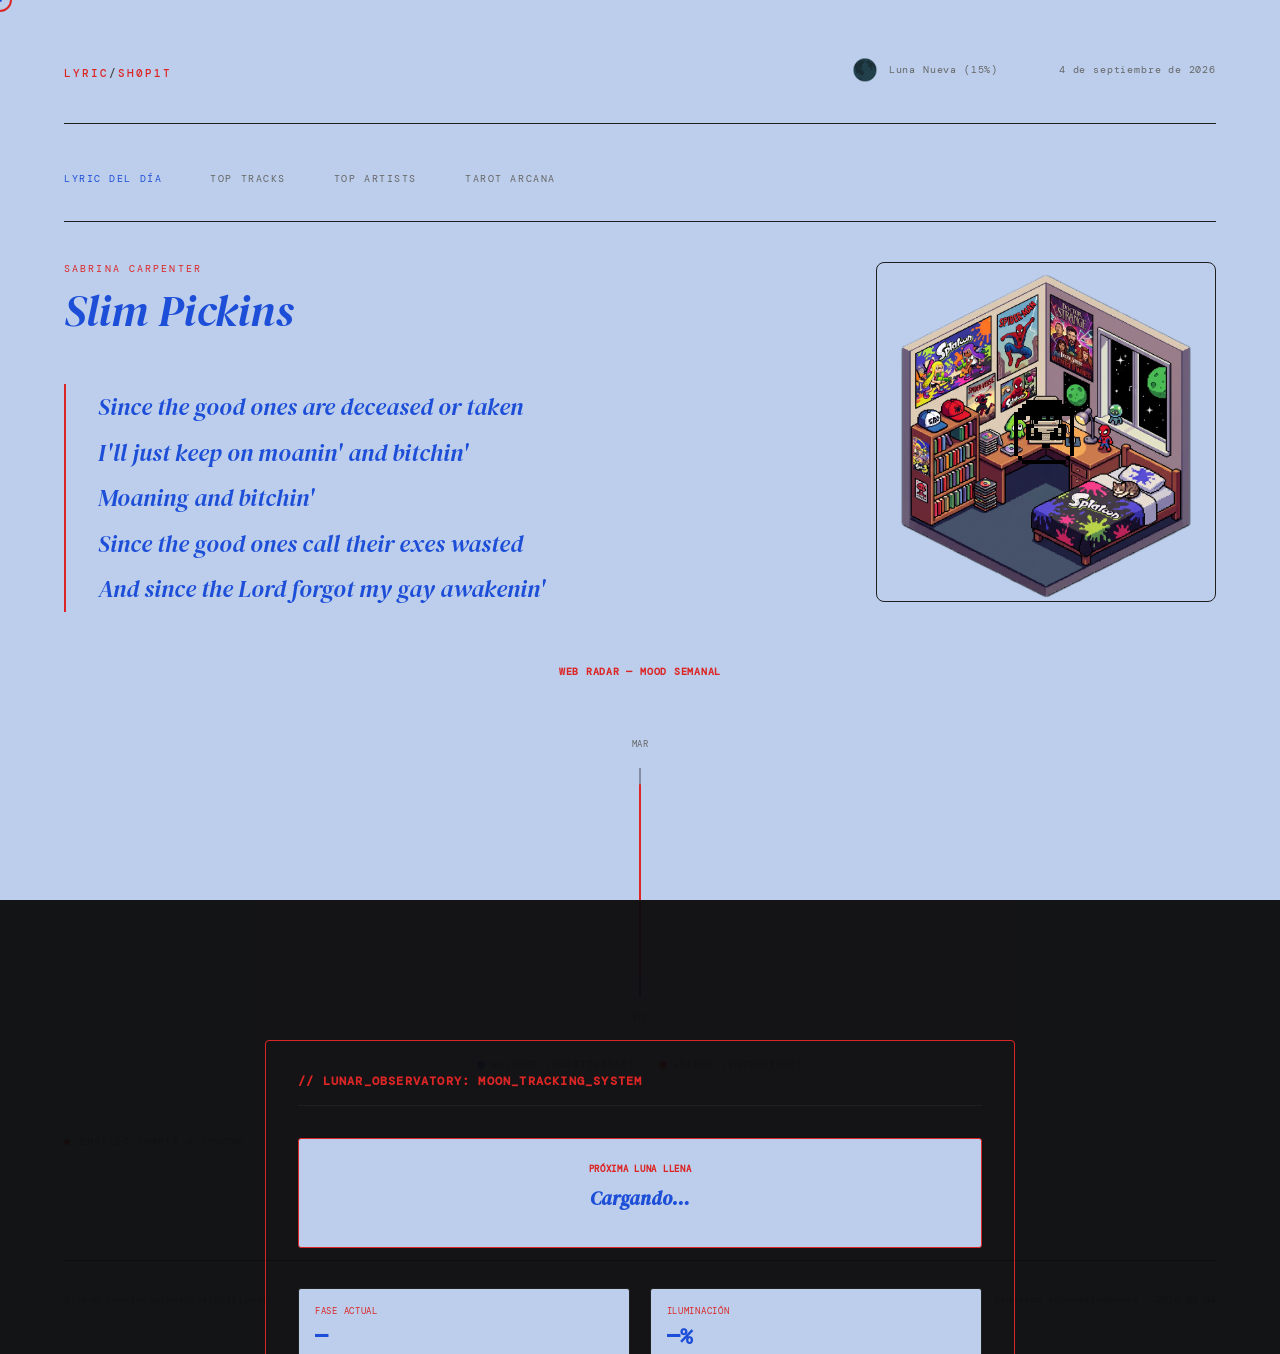
<file: index.html>
<!DOCTYPE html>
<html lang="es">
<head>
<meta charset="UTF-8">
<meta name="viewport" content="width=device-width, initial-scale=1">
<title>Lyric sh0p1t & Control Center</title>
<link rel="preconnect" href="https://fonts.googleapis.com">
<link rel="preconnect" href="https://fonts.gstatic.com" crossorigin>
<link href="https://fonts.googleapis.com/css2?family=DM+Serif+Display:ital@0;1&family=DM+Mono:wght@400;500&display=swap" rel="stylesheet">
<link rel="stylesheet" href="global.css">
</head>
<body>

<header>
  <div class="logo">Lyric<em>/</em>sh0p1t</div>
  <div class="header-right">
    <div id="lunar-phase" onclick="openLunarModal()">
      <span id="lunar-icon">🌕</span><span id="lunar-text">Cargando fase lunar…</span>
    </div>
    <div id="header-date">cargando…</div>
  </div>
</header>

<nav class="nav">
  <a href="index.html" class="nav-tab active">lyric del día</a>
  <a href="tracks.html" class="nav-tab">top tracks</a>
  <a href="artists.html" class="nav-tab">top artists</a>
  <a href="tarot.html" class="nav-tab">tarot arcana</a>
  <!--<a href="pinterest.html" class="nav-tab">pinterest boards</a>-->
</nav>

<script src="spiderweb-cursor.js"></script>
<script src="page-swing.js"></script>
<div id="page-wrapper">
  <div id="view-lyric" class="view active">
    <main>

      <!-- LYRIC + MASCOTA -->
      <div class="lyric-pet-container">

        <div class="lyric-side">
          <div class="song-meta">
            <div class="s-artist" id="lyric-artist">
              <span class="skel" style="width:120px;height:10px;display:inline-block"></span>
            </div>
            <div class="s-title" id="lyric-track">
              <span class="skel" style="width:280px;height:32px;display:inline-block"></span>
            </div>
          </div>
          <blockquote id="lyric-chunk">
            <span class="skel" style="width:100%;height:16px;display:block;margin-bottom:10px"></span>
            <span class="skel" style="width:85%;height:16px;display:block;margin-bottom:10px"></span>
            <span class="skel" style="width:90%;height:16px;display:block;margin-bottom:10px"></span>
            <span class="skel" style="width:75%;height:16px;display:block;margin-bottom:10px"></span>
            <span class="skel" style="width:80%;height:16px;display:block"></span>
          </blockquote>
        </div>


        <div id="space-sector">
          <div id="web-pet" class="pet-idle">
            <div id="pet-speech" class="pet-bubble"></div>
            <img src="images/chateau.png" alt="Mascotita" style="width: 80px; height: 80px; object-fit: contain;">
          </div>
        </div>

      </div>
      <br>
      <section class="dashboard-block">
        <div class="lunar-calendar-title">web radar — mood semanal</div>
        <div id="web-radar"></div>
      </section>
      <script src="radar-chart.js"></script>
      <div class="sent-badge">enviado sh0p1t & iphone</div>

    </main>
  </div>
</div>
<!-- MODAL LUNAR -->
<div id="lunar-modal">
  <div class="lunar-box">
    <div class="lunar-header">// LUNAR_OBSERVATORY: MOON_TRACKING_SYSTEM</div>
    <div id="eclipse-alerts" class="lunar-alerts" style="display:none;">
      <div class="alert-title">⚠️ ALERTA ASTRONÓMICA</div>
      <div class="alert-content" id="eclipse-content"></div>
    </div>
    <div class="next-full-moon">
      <div class="next-full-moon-label">Próxima Luna Llena</div>
      <div class="next-full-moon-date" id="next-full-moon-date">Cargando…</div>
      <div class="next-full-moon-days" id="next-full-moon-days"></div>
    </div>
    <div class="lunar-info">
      <div class="lunar-stat">
        <div class="lunar-stat-label">Fase Actual</div>
        <div class="lunar-stat-value" id="modal-current-phase">—</div>
      </div>
      <div class="lunar-stat">
        <div class="lunar-stat-label">Iluminación</div>
        <div class="lunar-stat-value" id="modal-illumination">—%</div>
      </div>
      <div class="lunar-stat">
        <div class="lunar-stat-label">Edad Lunar</div>
        <div class="lunar-stat-value" id="modal-lunar-age">—</div>
      </div>
      <div class="lunar-stat">
        <div class="lunar-stat-label">Distancia Tierra</div>
        <div class="lunar-stat-value" id="modal-lunar-distance">—</div>
      </div>
    </div>
    <div class="lunar-calendar">
      <div class="lunar-calendar-title">Calendario Lunar - Mes Actual</div>
      <div class="moon-grid" id="lunar-calendar"></div>
    </div>
    <div class="lunar-actions">
      <button class="lunar-close-btn" onclick="closeLunarModal()">CLOSE_OBSERVATORY</button>
    </div>
  </div>
</div>

<div id="error-msg">no se pudo cargar stats.json — ¿se ejecutó el pipeline hoy?</div>

<footer>
  <a href="https://github.com/lucspinpa/lyric-flipper" target="_blank">github.com/lucspinpa/lyric-flipper</a>
  <span id="footer-generated"></span>
</footer>

<script>
// ═══════════════════════════════════════════════════════════════════════════
// ESTADO GLOBAL
// ═══════════════════════════════════════════════════════════════════════════
let LUNAR_DATA     = null;
let BUBBLE_TIMER   = null;
let FRASES_MASCOTA = [];

const ECLIPSE_DATA = [
  { date: '2025-03-29', type: 'lunar', name: 'Eclipse Lunar Total' },
  { date: '2025-09-18', type: 'lunar', name: 'Eclipse Lunar Parcial' },
  { date: '2026-02-17', type: 'lunar', name: 'Eclipse Lunar Total' },
  { date: '2026-08-12', type: 'solar', name: 'Eclipse Solar Total' }
];

// ═══════════════════════════════════════════════════════════════════════════
// LUNAR
// ═══════════════════════════════════════════════════════════════════════════
function calculateLunarPhase(date) {
  const ref = new Date(2000, 0, 6);
  const msDay = 1000 * 60 * 60 * 24;
  const cycle = 29.53058867;
  const age = ((date - ref) / msDay) % cycle;
  const illumination = Math.round((1 - Math.cos((2 * Math.PI * age) / cycle)) / 2 * 100);
  let phaseName, icon;
  if      (age < 1.84)  { phaseName = 'Luna Nueva';        icon = '🌑'; }
  else if (age < 7.38)  { phaseName = 'Cuarto Creciente';  icon = '🌒'; }
  else if (age < 14.77) { phaseName = 'Luna Llena';         icon = '🌕'; }
  else if (age < 22.15) { phaseName = 'Cuarto Menguante';  icon = '🌘'; }
  else                  { phaseName = 'Luna Nueva';        icon = '🌑'; }
  return { phaseName, icon, illumination, age: Math.round(age) };
}

function getNextFullMoon(from) {
  const ref   = new Date(2000, 0, 6);
  const msDay = 1000 * 60 * 60 * 24;
  const cycle = 29.53058867;
  let d = new Date(from);
  while (true) {
    const age = ((d - ref) / msDay) % cycle;
    if (age >= 14 && age <= 15.5) return d;
    d.setDate(d.getDate() + 1);
  }
}

function generateLunarCalendar(year, month) {
  const daysInMonth = new Date(year, month + 1, 0).getDate();
  const startDay    = new Date(year, month, 1).getDay();
  const today       = new Date();
  const dayNames    = ['Dom', 'Lun', 'Mar', 'Mié', 'Jue', 'Vie', 'Sab'];
  let html = dayNames.map(d => `<div class="moon-day-header">${d}</div>`).join('');
  for (let i = 0; i < startDay; i++) html += '<div class="moon-day other-month"></div>';
  for (let day = 1; day <= daysInMonth; day++) {
    const d      = new Date(year, month, day);
    const lunar  = calculateLunarPhase(d);
    let classes  = 'moon-day';
    if (d.toDateString() === today.toDateString()) classes += ' today';
    if (lunar.phaseName === 'Luna Llena' || lunar.phaseName === 'Luna Nueva') classes += ' full-moon';
    html += `<div class="${classes}" title="${lunar.phaseName} (${lunar.illumination}%)">${day}</div>`;
  }
  return html;
}

function openLunarModal() {
  const today       = new Date();
  const nextFull    = getNextFullMoon(today);
  const daysLeft    = Math.ceil((nextFull - today) / 86400000);

  document.getElementById('modal-current-phase').textContent  = LUNAR_DATA.phaseName;
  document.getElementById('modal-illumination').textContent   = LUNAR_DATA.illumination + '%';
  document.getElementById('modal-lunar-age').textContent      = LUNAR_DATA.age + ' días';
  document.getElementById('modal-lunar-distance').textContent = '384,400 km';
  document.getElementById('next-full-moon-date').textContent  =
    nextFull.toLocaleDateString('es-ES', { weekday: 'long', year: 'numeric', month: 'long', day: 'numeric' });
  document.getElementById('next-full-moon-days').textContent  = `Faltan ${daysLeft} días`;

  const upcoming = ECLIPSE_DATA.filter(e => new Date(e.date) >= today).slice(0, 3);
  if (upcoming.length > 0) {
    const alertHTML = '<ul style="margin:0;padding-left:1.2rem;">' +
      upcoming.map(e => `<li><strong>${e.name}</strong><br><small>${new Date(e.date).toLocaleDateString('es-ES')}</small></li>`).join('') +
      '</ul>';
    document.getElementById('eclipse-content').innerHTML = alertHTML;
    document.getElementById('eclipse-alerts').style.display = 'block';
  }

  document.getElementById('lunar-calendar').innerHTML =
    generateLunarCalendar(today.getFullYear(), today.getMonth());
  document.getElementById('lunar-modal').classList.add('active');
}

function closeLunarModal() {
  document.getElementById('lunar-modal').classList.remove('active');
}

// ═══════════════════════════════════════════════════════════════════════════
// INICIALIZACIÓN PRINCIPAL
// ═══════════════════════════════════════════════════════════════════════════
(async () => {
  function esc(str) {
    if (!str) return '';
    return str.replace(/&/g,'&amp;').replace(/</g,'&lt;').replace(/>/g,'&gt;').replace(/"/g,'&quot;');
  }

  // Fase lunar en header
  LUNAR_DATA = calculateLunarPhase(new Date());
  document.getElementById('lunar-icon').textContent = LUNAR_DATA.icon;
  document.getElementById('lunar-text').textContent = `${LUNAR_DATA.phaseName} (${LUNAR_DATA.illumination}%)`;

  // Stats de Spotify
  let DATA = null;
  try {
    const res = await fetch(`stats.json?t=${Date.now()}`);
    if (!res.ok) throw new Error(res.status);
    DATA = await res.json();
  } catch(e) {
    document.getElementById('error-msg').style.display = 'block';
    document.getElementById('lyric-chunk').innerHTML = '';
    return;
  }

  // Frases mascota
  try {
    const r = await fetch(`frases.json?t=${Date.now()}`);
    if (r.ok) FRASES_MASCOTA = await r.json();
  } catch(e) { /* sin frases, usa respaldo */ }

  // Fecha header y footer
  const dt = new Date(DATA.generated + 'T12:00:00');
  document.getElementById('header-date').textContent =
    dt.toLocaleDateString('es-ES', { day: 'numeric', month: 'long', year: 'numeric' });
  document.getElementById('footer-generated').textContent =
    'generado automáticamente · ' + DATA.generated;

  // Lyric
  document.getElementById('lyric-artist').textContent = DATA.lyric.artist;
  document.getElementById('lyric-track').textContent  = DATA.lyric.track;
  document.getElementById('lyric-chunk').innerHTML =
    DATA.lyric.chunk.split('\n').map(l => `<span>${esc(l)}</span>`).join('<br>');

  // Mascota — solo habla al hacer clic
  const pet    = document.getElementById('web-pet');
  const bubble = document.getElementById('pet-speech');

  function triggerPetSpeech() {
    if (FRASES_MASCOTA.length > 0) {
      const item = FRASES_MASCOTA[Math.floor(Math.random() * FRASES_MASCOTA.length)];
      bubble.innerHTML =
        `"${esc(item.texto)}"`;
    } else {
      bubble.innerHTML = `"-_-"<span class="bubble-credit">♪ SYS_CORE ♪</span>`;
    }
    bubble.classList.add('active');
    clearTimeout(BUBBLE_TIMER);
    BUBBLE_TIMER = setTimeout(() => bubble.classList.remove('active'), 5000);
  }

  function moveMascot() {
    pet.className = 'pet-moving';
    const offX = (Math.random() - 0.5) * 40; // ±20px dentro del sector
    const offY = (Math.random() - 0.5) * 40;
    const prevX = parseFloat(pet.dataset.offX || 0);
    pet.querySelector('img').style.transform = offX < prevX ? 'scaleX(-1)' : 'scaleX(1)';
    pet.dataset.offX = offX;
    pet.style.transform = `translate(calc(-50% + ${offX}px), calc(-50% + ${offY}px))`;
    setTimeout(() => { pet.className = 'pet-idle'; }, 1000);
  }

  function startPetMovement() {
    setTimeout(() => { moveMascot(); startPetMovement(); }, Math.random() * 6000 + 7000);
  }

  pet.addEventListener('click', (e) => {
    if (e.target.classList.contains('pet-bubble')) return;
    pet.className = 'pet-click';
    triggerPetSpeech();
    setTimeout(() => { pet.className = 'pet-idle'; }, 400);
  });

  startPetMovement();
})();

// ═══════════════════════════════════════════════════════════════════════════
// EXPORTS GLOBALES
// ═══════════════════════════════════════════════════════════════════════════
window.openLunarModal  = openLunarModal;
window.closeLunarModal = closeLunarModal;

// ═══════════════════════════════════════════════════════════════════════════
// NOW PLAYING HANDLER
// ═══════════════════════════════════════════════════════════════════════════
let NP_POLL_TIMER = null;

async function fetchNowPlaying() {
  try {
    const res = await fetch(`/api/spotify/now-playing?t=${Date.now()}`);
    if (!res.ok) return null;
    return await res.json();
  } catch (e) {
    console.error('Now Playing fetch failed:', e);
    return null;
  }
}

function updateNowPlayingUI(data) {
  if (!data) {
    document.getElementById('np-status').textContent = 'no hay reproducción';
    document.getElementById('np-artist').textContent = '—';
    document.getElementById('np-track').textContent = 'desconectado';
    return;
  }

  const { item, is_playing, progress_ms, duration_ms } = data;

  // Artwork
  const imgUrl = item.album?.images?.[0]?.url || '';
  document.getElementById('np-artwork').src = imgUrl;

  // Metadata
  document.getElementById('np-artist').textContent = 
    item.artists?.map(a => a.name).join(', ') || '—';
  document.getElementById('np-track').textContent = item.name || '—';

  // Status badge
  document.getElementById('np-status').textContent = is_playing ? 'playing' : 'paused';
  document.getElementById('np-play').classList.toggle('paused', !is_playing);

  // Progress
  const percent = duration_ms ? Math.round((progress_ms / duration_ms) * 100) : 0;
  document.querySelector('.np-bar::after').style.width = percent + '%';

  const curMin = Math.floor(progress_ms / 60000);
  const curSec = Math.floor((progress_ms % 60000) / 1000).toString().padStart(2, '0');
  const durMin = Math.floor(duration_ms / 60000);
  const durSec = Math.floor((duration_ms % 60000) / 1000).toString().padStart(2, '0');
  document.getElementById('np-time').textContent = 
    `${curMin}:${curSec} / ${durMin}:${durSec}`;
}

function startNowPlayingPoll() {
  NP_POLL_TIMER = setInterval(async () => {
    const data = await fetchNowPlaying();
    updateNowPlayingUI(data);
  }, 3000); // Cada 3 segundos
}

// Botones de control
document.getElementById('np-prev')?.addEventListener('click', async () => {
  await fetch('/api/spotify/prev', { method: 'POST' });
});

document.getElementById('np-play')?.addEventListener('click', async () => {
  const btn = document.getElementById('np-play');
  const isPaused = btn.classList.contains('paused');
  const endpoint = isPaused ? '/api/spotify/play' : '/api/spotify/pause';
  await fetch(endpoint, { method: 'POST' });
});

document.getElementById('np-next')?.addEventListener('click', async () => {
  await fetch('/api/spotify/next', { method: 'POST' });
});

// Inicia al cargar
startNowPlayingPoll();
</script>

</body>
</html>
</file>
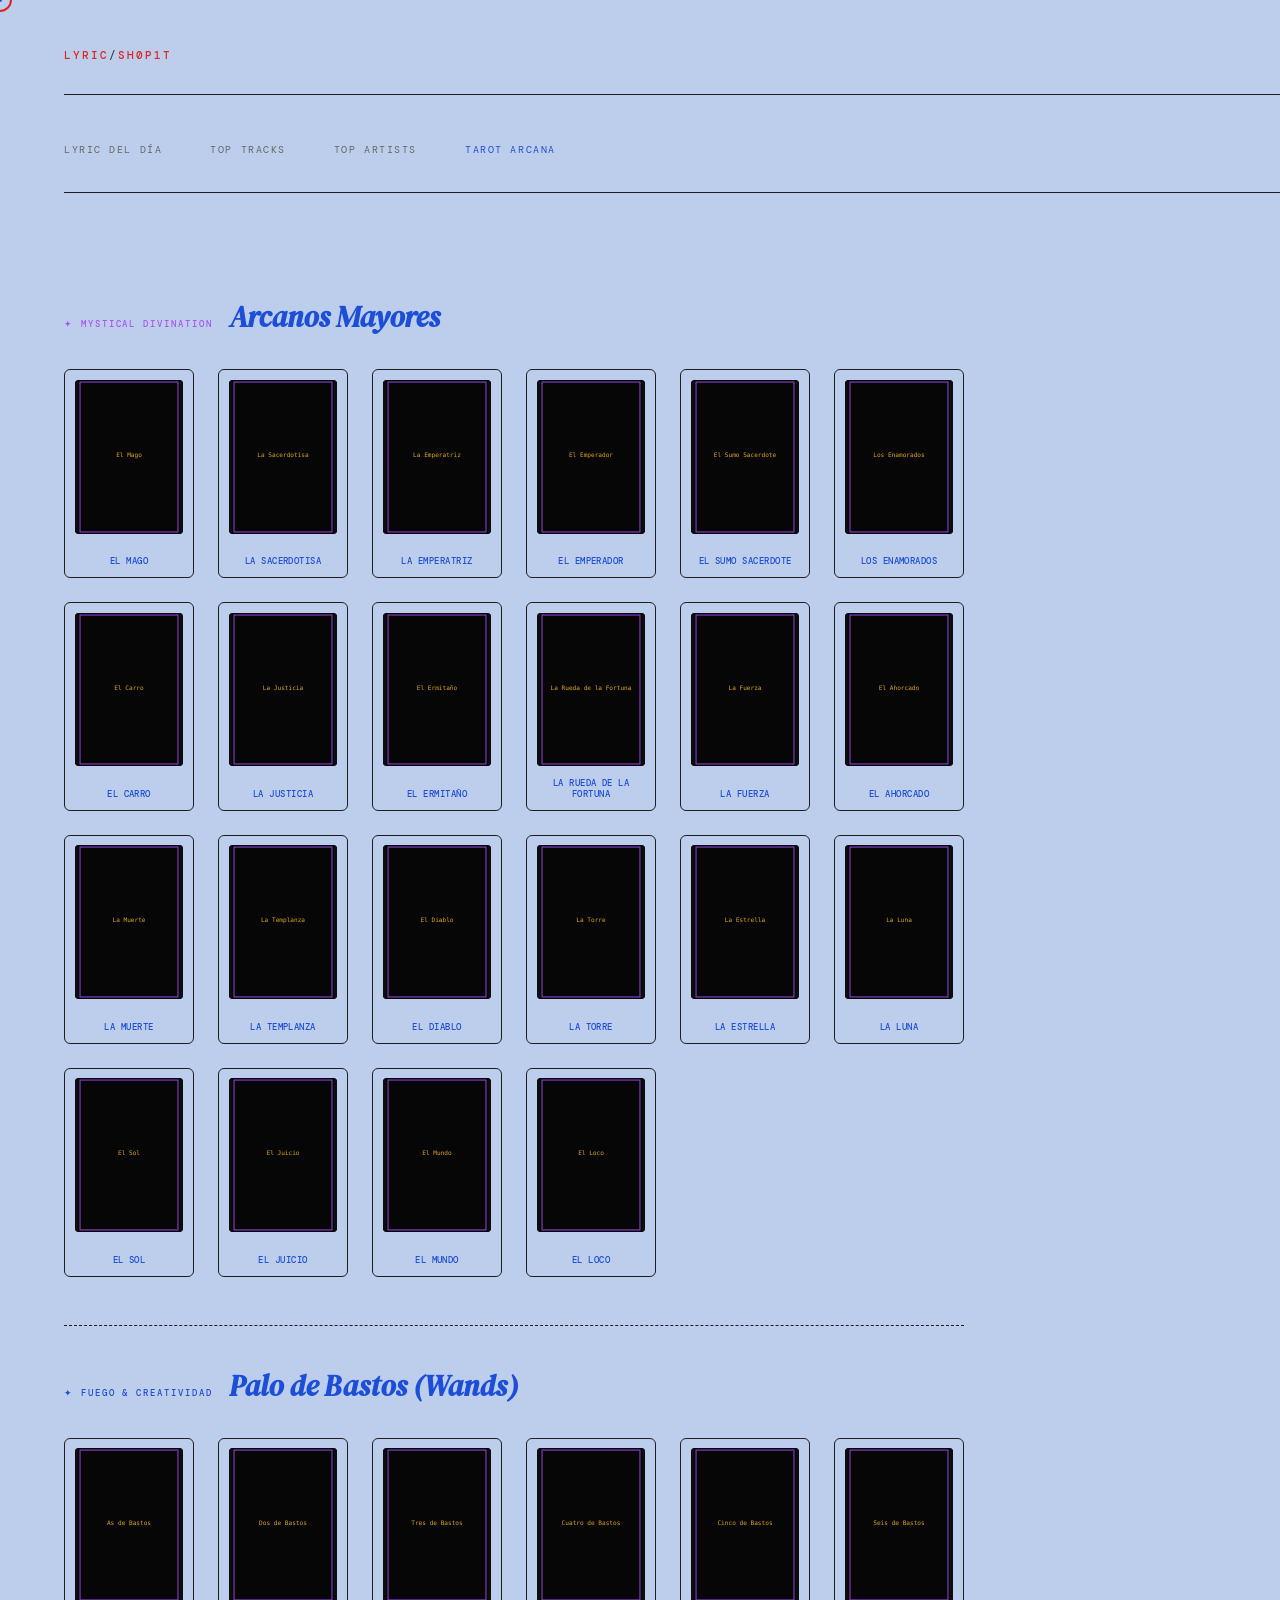
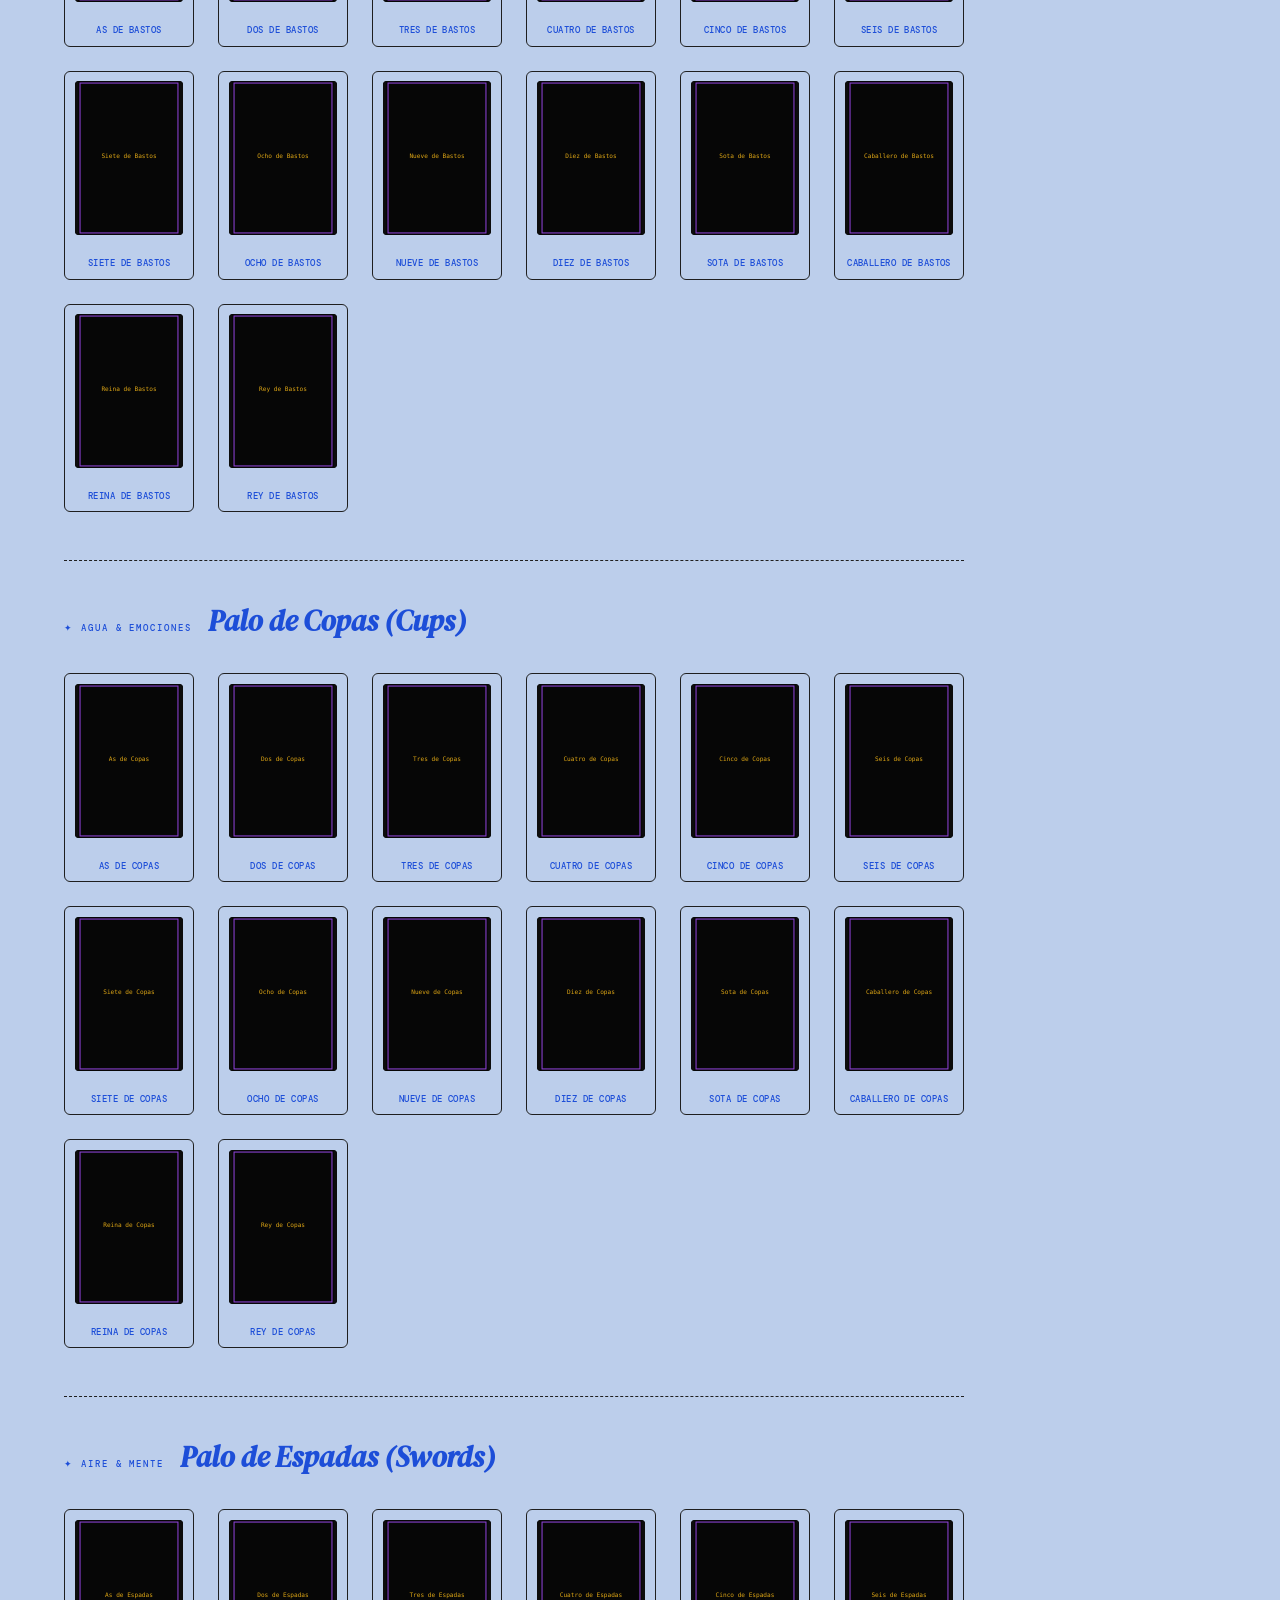
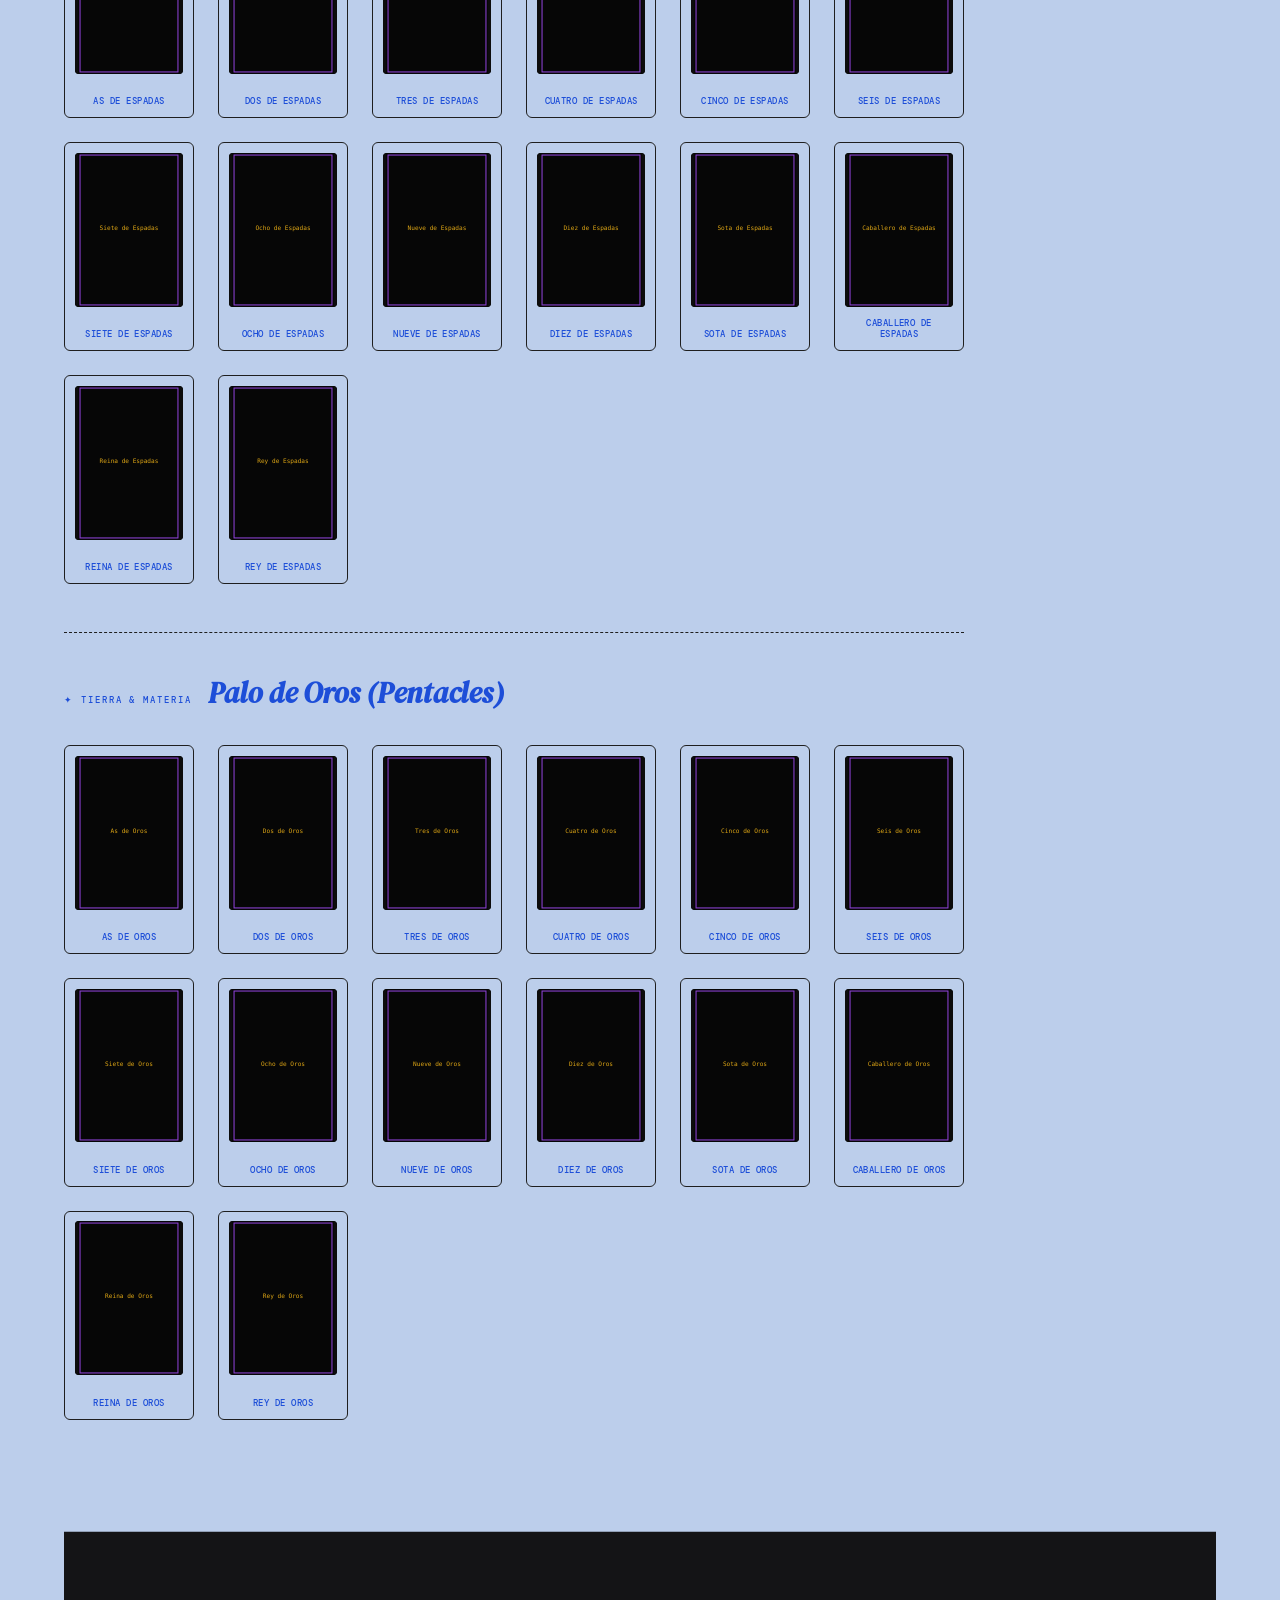
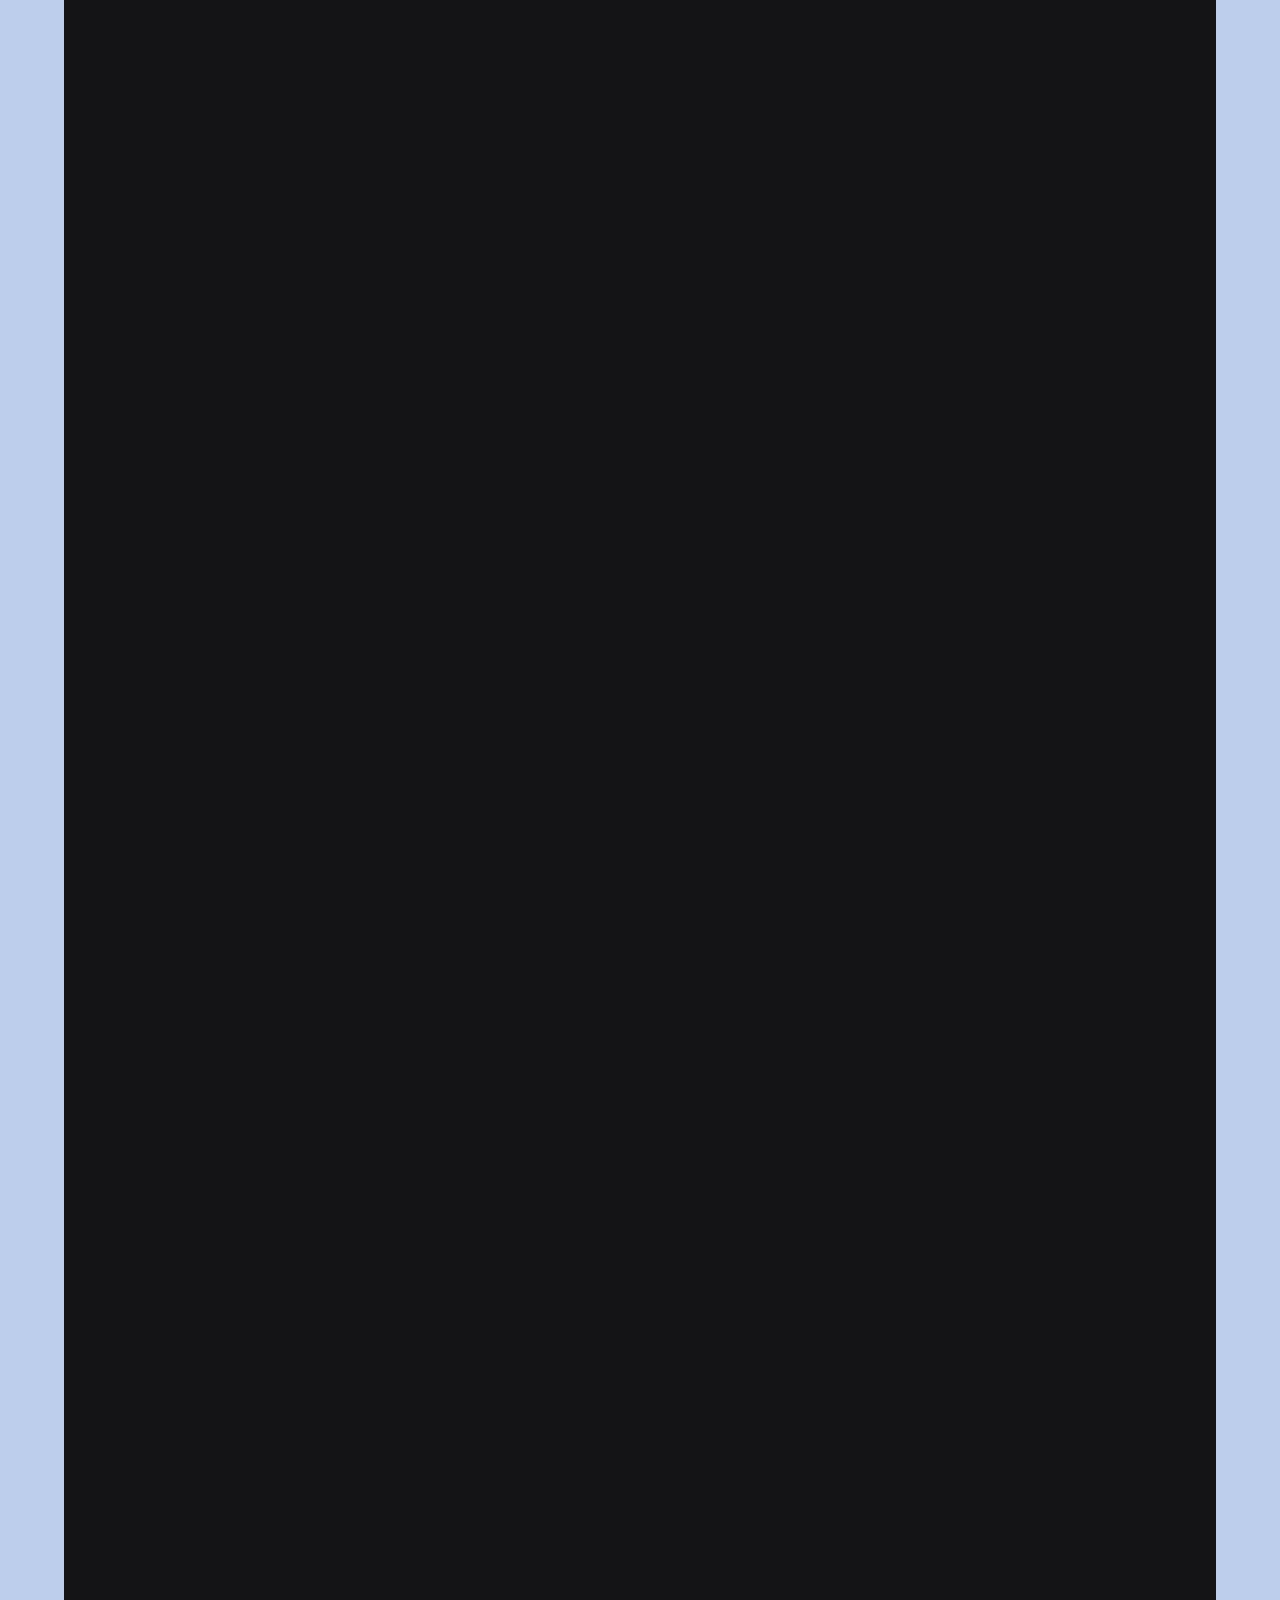
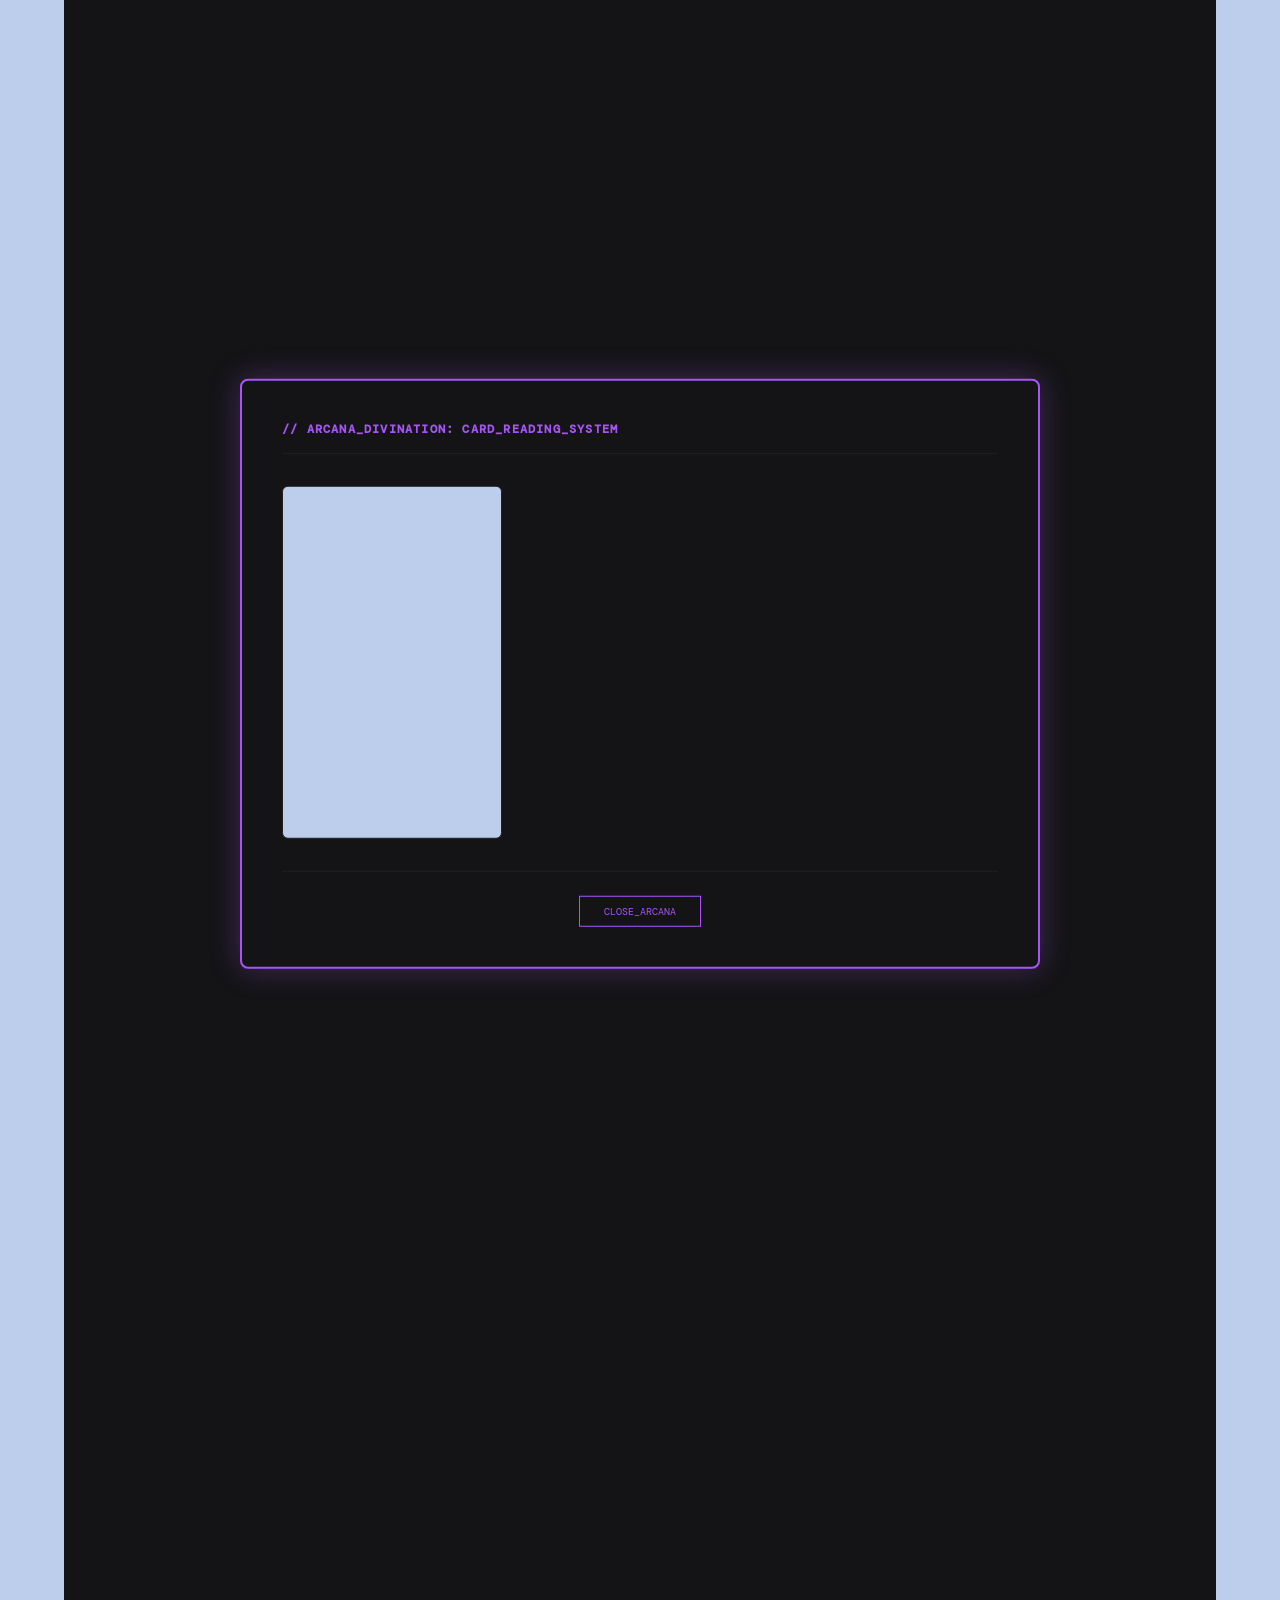
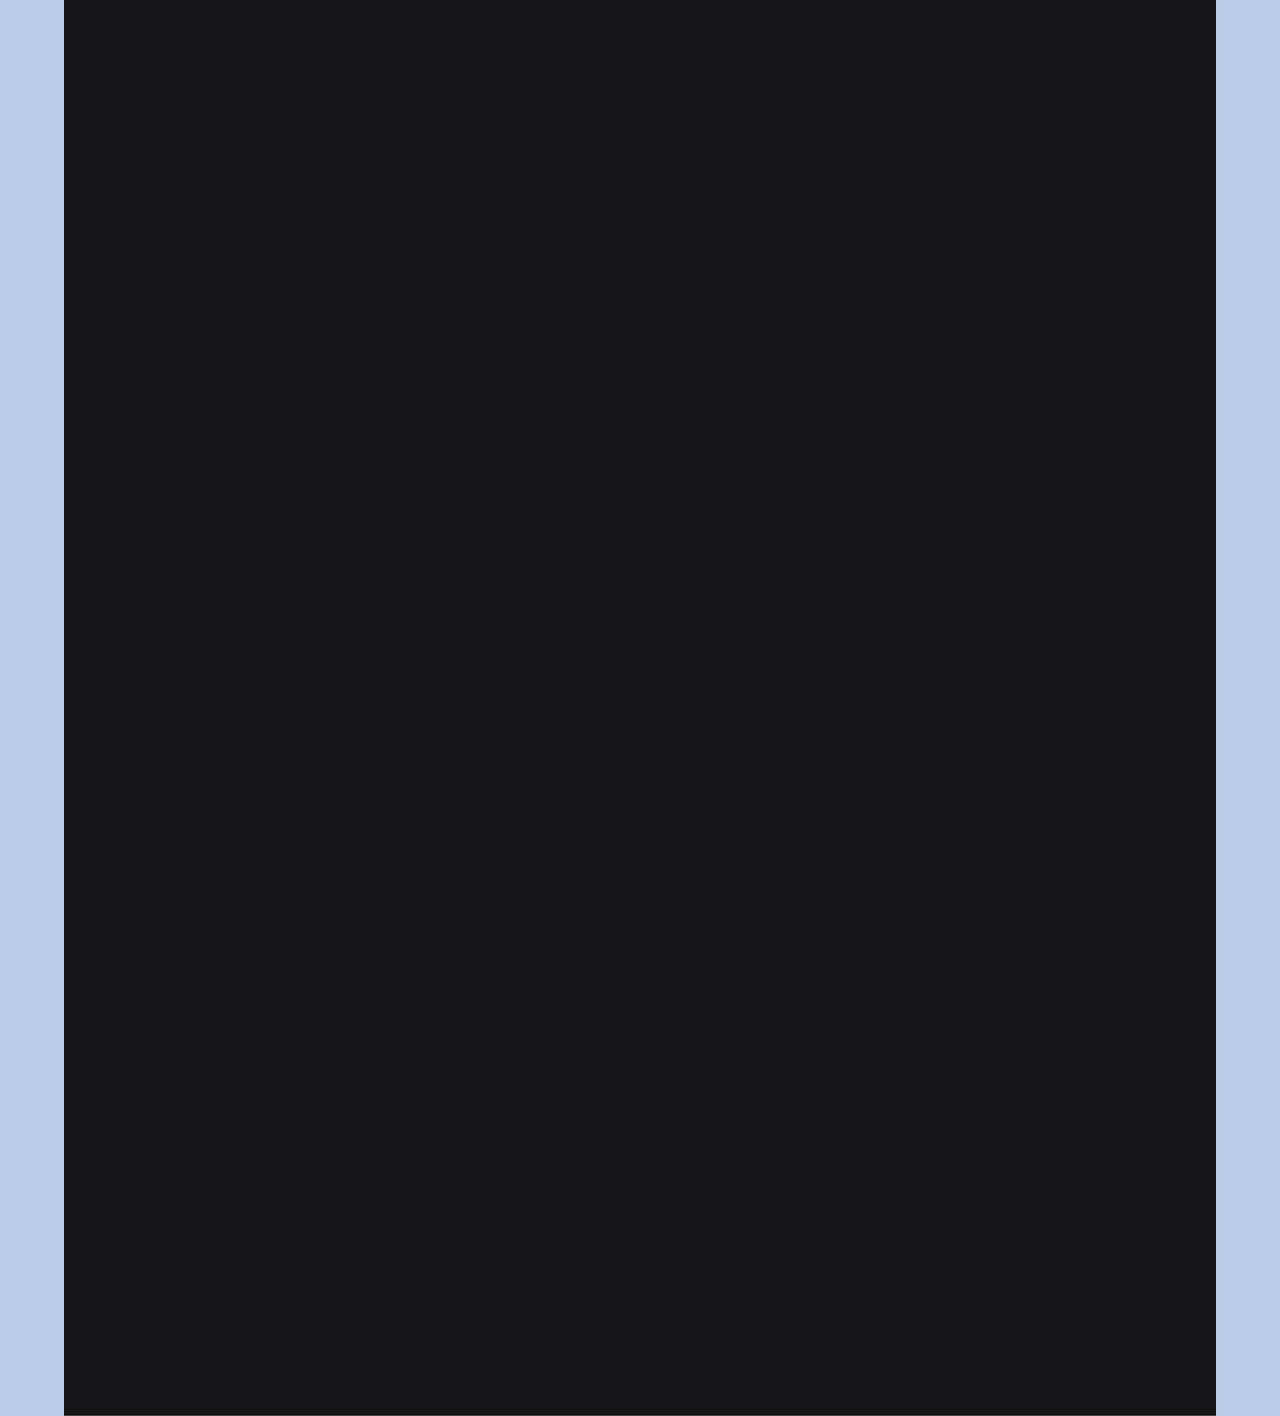
<file: tarot.html>
<!DOCTYPE html>
<html lang="es">
<head>
  <meta charset="UTF-8">
  <meta name="viewport" content="width=device-width, initial-scale=1">
  <title>Tarot Arcana</title>
  <link href="https://fonts.googleapis.com/css2?family=DM+Serif+Display:ital@0;1&family=DM+Mono:wght@400;500&display=swap" rel="stylesheet">
  <link rel="stylesheet" href="global.css">
</head>
<body>
  <div id="page-wrapper">
    <header><div class="logo">Lyric<em>/</em>sh0p1t</div></header>
    <script src="spiderweb-cursor.js"></script>
    <script src="page-swing.js"></script>

    <nav class="nav">
      <a href="index.html" class="nav-tab">lyric del día</a>
      <a href="tracks.html" class="nav-tab">top tracks</a>
      <a href="artists.html" class="nav-tab">top artists</a>
      <a href="tarot.html" class="nav-tab active">tarot arcana</a>
      <!--<a href="pinterest.html" class="nav-tab">pinterest boards</a>-->
    </nav>

    <div class="tab-view-extended">
      <section class="tarot-section" id="tarot-container"></section>
    </div>

    <div id="tarot-modal">
      <div class="tarot-modal-box">
        <div class="tarot-modal-header">// ARCANA_DIVINATION: CARD_READING_SYSTEM</div>
        <div class="tarot-modal-content">
          <div id="modal-card-image" class="tarot-modal-image-wrapper"></div>
          <div class="tarot-modal-info">
            <div class="card-number" id="modal-card-number"></div>
            <h2 id="modal-card-name"></h2>
            <div class="tarot-description" id="modal-card-description"></div>
            <div class="tarot-meanings" id="modal-card-meanings"></div>
          </div>
        </div>
        <div class="tarot-modal-actions">
          <button class="tarot-close-btn" onclick="closeTarotModal()">CLOSE_ARCANA</button>
        </div>
      </div>
    </div>

    <script src="tarot-data.js"></script>
    <script>
      function renderTarotGrid() {
        const categories = [
          { key: 'major', title: 'Arcanos Mayores', label: '✦ Mystical Divination' },
          { key: 'bastos', title: 'Palo de Bastos (Wands)', label: '✦ Fuego & Creatividad' },
          { key: 'copas', title: 'Palo de Copas (Cups)', label: '✦ Agua & Emociones' },
          { key: 'espadas', title: 'Palo de Espadas (Swords)', label: '✦ Aire & Mente' },
          { key: 'oros', title: 'Palo de Oros (Pentacles)', label: '✦ Tierra & Materia' }
        ];

        const groups = { major: [], bastos: [], copas: [], espadas: [], oros: [] };
        TAROT_CARDS.forEach(card => {
          if (card.type === 'major') {
            groups.major.push(card);
          } else if (card.type === 'minor') {
            const nameLower = card.name.toLowerCase();
            if (nameLower.includes('bastos')) groups.bastos.push(card);
            else if (nameLower.includes('copas')) groups.copas.push(card);
            else if (nameLower.includes('espadas')) groups.espadas.push(card);
            else if (nameLower.includes('oros')) groups.oros.push(card);
          }
        });

        let htmlContent = '';

        categories.forEach(cat => {
          const cardsInGroup = groups[cat.key];
          if (cardsInGroup && cardsInGroup.length > 0) {
            htmlContent += `
              <div class="tarot-header" style="margin-top: 2.5rem; ${cat.key !== 'major' ? 'border-top: 1px dashed var(--border); padding-top: 2.5rem;' : ''}">
                <span class="tarot-label" style="${cat.key !== 'major' ? 'color: var(--green);' : ''}">${cat.label}</span>
                <h2 class="tarot-title">${cat.title}</h2>
              </div>
              <div class="tarot-grid" style="margin-bottom: 3rem;">
                ${cardsInGroup.map(card => `
                  <div class="tarot-card ${card.type}" onclick="openTarotModal(${card.id})">
                    <div class="tarot-card-image-wrapper">
                      <img src="${card.image}" alt="${card.name}" class="tarot-card-image" loading="lazy" onerror="this.src='data:image/svg+xml,%3Csvg xmlns=%22http://www.w3.org/2000/svg%22 viewBox=%220 0 100 150%22%3E%3Crect fill=%22%23141414%22 width=%22100%22 height=%22150%22/%3E%3Crect fill=%22none%22 stroke=%22%23a855f7%22 stroke-width=%221%22 x=%222%22 y=%222%22 width=%2296%22 height=%22146%22/%3E%3Ctext x=%2250%22 y=%2275%22 font-family=%22monospace%22 font-size=%226%22 fill=%22%23fbbf24%22 text-anchor=%22middle%22%3E${encodeURIComponent(card.name)}%3C/text%3E%3C/svg%3E'">
                    </div>
                    <div class="tarot-card-name">${card.name}</div>
                  </div>
                `).join('')}
              </div>
            `;
          }
        });

        document.getElementById('tarot-container').innerHTML = htmlContent;
      }

      function openTarotModal(cardId) {
        const card = TAROT_CARDS[cardId];
        document.getElementById('modal-card-number').textContent = `Arcano ${card.type === 'major' ? 'Mayor' : 'Menor'} ${card.number}`;
        document.getElementById('modal-card-name').textContent = card.name;
        document.getElementById('modal-card-image').innerHTML = `<img src="${card.image}" alt="${card.name}" class="tarot-modal-image" onerror="this.src='data:image/svg+xml,%3Csvg xmlns=%22http://www.w3.org/2000/svg%22 viewBox=%220 0 100 150%22%3E%3Crect fill=%22%23141414%22 width=%22100%22 height=%22150%22/%3E%3Crect fill=%22none%22 stroke=%22%23a855f7%22 stroke-width=%221%22 x=%222%22 y=%222%22 width=%2296%22 height=%22146%22/%3E%3Ctext x=%2250%22 y=%2275%22 font-family=%22monospace%22 font-size=%226%22 fill=%22%23fbbf24%22 text-anchor=%22middle%22%3E${encodeURIComponent(card.name)}%3C/text%3E%3C/svg%3E'">`;
        document.getElementById('modal-card-description').textContent = card.description;
        document.getElementById('modal-card-meanings').innerHTML = `
          <div class="meaning-box"><div class="meaning-title">Significado Directo</div><div class="meaning-text">${card.uprightMeaning}</div></div>
          <div class="meaning-box"><div class="meaning-title">Significado Invertido</div><div class="meaning-text">${card.reversedMeaning}</div></div>`;
        document.getElementById('tarot-modal').classList.add('active');
      }
      
      function closeTarotModal() { 
        document.getElementById('tarot-modal').classList.remove('active'); 
      }

      window.openTarotModal = openTarotModal;
      window.closeTarotModal = closeTarotModal;

      // AÑADIDO: Ejecutamos la función para que las cartas se pinten en pantalla
      renderTarotGrid();
    </script>
  </div>
</body>
</html>
</file>
<file: global.css>
*, *::before, *::after { box-sizing: border-box; margin: 0; padding: 0; }

:root {
  --bg: #bcceeb;      /* azul muy claro de fondo */
  --bg-secondary: #fff9dc;    /* amarillo claro, paneles */
  --accent: #dc2626;      /* 1DB954 */
  --accent2: #1d4ed8;
  --glow-red: 0 0 12px rgba(220,38,38,0.6);
  --border:  hsl(0, 0%, 12%);
  --muted:   #444;
  --text:    #1d4ed8;
  --dim:     #666;
  --purple:  #a855f7;
}

html { background-color: var(--bg); }
/* cositas del spidercursor */
#web-cursor-canvas {
  position: fixed;
  top: 0;
  left: 0;
  width: 100vw;
  height: 100vh;
  pointer-events: none; /* clave: que no bloquee clicks reales */
  z-index: 9999;
}
/* Cursor custom */
* {
  cursor: none !important; /* ocultamos el cursor nativo en todo el sitio */
}

#custom-cursor {
  position: fixed;
  top: 0;
  left: 0;
  width: 24px;
  height: 24px;
  border: 2px solid var(--accent);
  border-radius: 50%;
  pointer-events: none;
  z-index: 10000;
  transform: translate(-50%, -50%);
  transition: width 0.15s, height 0.15s, background 0.15s, border-color 0.15s;
}

#custom-cursor::after {
  content: '';
  position: absolute;
  top: 50%;
  left: 50%;
  width: 4px;
  height: 4px;
  background: var(--accent2);
  border-radius: 50%;
  transform: translate(-50%, -50%);
}

#custom-cursor.hover {
  width: 40px;
  height: 40px;
  border-color: var(--accent2);
  background: rgba(220, 38, 38, 0.08);
}

#custom-cursor.click {
  width: 18px;
  height: 18px;
  background: rgba(220, 38, 38, 0.25);
}

/* Swing transition entre páginas */

#page-wrapper.swing-out {
  animation: swing-out 0.35s cubic-bezier(0.55, 0, 0.85, 0.35) forwards;
}

@keyframes swing-in {
  0%   { transform: rotate(-8deg) translateY(-40px); opacity: 0; }
  60%  { transform: rotate(3deg) translateY(6px); opacity: 1; }
  100% { transform: rotate(0deg) translateY(0); opacity: 1; }
}

@keyframes swing-out {
  0%   { transform: rotate(0deg) translateY(0); opacity: 1; }
  100% { transform: rotate(6deg) translateY(-30px); opacity: 0; }
}

body {
  background-color: var(--bg);
  color: var(--text);
  font-family: 'DM Mono', monospace;
  min-height: 100vh;
  max-width: 1400px;
  margin: 0 auto;
  padding: 3rem 4rem;
  gap: 0 4.5rem;
}

#page-wrapper {
  display: grid;
  grid-template-columns: 1fr 350px;
  grid-template-rows: auto auto auto auto 1fr auto;
  max-width: 1400px;
  margin: 0 auto;
  gap: 0 4.5rem;
  transform-origin: top center;
  animation: swing-in 0.5s cubic-bezier(0.34, 1.56, 0.64, 1) both;
}

/* ── BOCADILLO MASCOTA ── */
.pet-bubble {
  position: absolute;
  bottom: 115%;
  left: 50%;
  transform: translateX(-50%);
  background: #000000;
  color: #ffffff;
  border: 2px solid var(--border, #444);
  padding: 8px 12px;
  font-family: 'DM Mono', monospace;
  font-size: 0.7rem;
  line-height: 1.4;
  width: max-content;
  max-width: 240px;
  text-align: center;
  box-shadow: 0 4px 10px rgba(0,0,0,0.5);
  opacity: 0;
  pointer-events: none;
  transition: opacity 0.3s ease;
}
.pet-bubble.active { opacity: 1; }
.pet-bubble::after {
  content: '';
  position: absolute;
  top: 100%;
  left: 50%;
  transform: translateX(-50%);
  border-width: 6px;
  border-style: solid;
  border-color: #000000 transparent transparent transparent;
}
.pet-bubble .bubble-credit {
  display: block;
  margin-top: 4px;
  color: var(--dim, #888);
  font-size: 0.55rem;
}

/* ── HEADER ── */
header { grid-column: 1 / -1; display: flex; align-items: baseline; justify-content: space-between; border-bottom: 1px solid var(--border); padding-bottom: 2rem; margin-bottom: 3rem; }
.logo { font-size: 0.7rem; font-weight: 500; letter-spacing: 0.18em; text-transform: uppercase; color: var(--accent); }
.logo em { color: var(--muted); font-style: normal; }
.header-right { display: flex; gap: 3rem; align-items: center; }

#lunar-phase {
  cursor: pointer;
  font-size: 0.65rem;
  color: var(--dim);
  letter-spacing: 0.08em;
  transition: all 0.2s;
  display: flex;
  align-items: center;
  gap: 0.6rem;
  padding: 0.5rem 0.8rem;
  border-radius: 3px;
}
#lunar-phase:hover { background: var(--border); color: var(--text); }
#lunar-icon { font-size: 1.3rem; }
#header-date { font-size: 0.65rem; color: var(--dim); letter-spacing: 0.08em; }

/* ── NAV TABS ── */
nav a { text-decoration: none !important; border-bottom: none !important; }
.nav { grid-column: 1 / -1; display: flex; gap: 3rem; margin-bottom: 0; border-bottom: 1px solid var(--border); padding-bottom: 1.5rem; }
.nav-tab { font-family: 'DM Mono', monospace; font-size: 0.65rem; letter-spacing: 0.15em; text-transform: uppercase; color: var(--dim); background: none; border: none; border-bottom: 2px solid transparent; padding-bottom: 0.75rem; cursor: pointer; transition: color 0.15s, border-color 0.15s; text-decoration: none !important; }
.nav-tab.active { color: var(--text); border-bottom-color: var(--accent); }
.nav-tab:hover:not(.active) { color: var(--text); }

/* ── TIME RANGE PILLS ── */
.range-pills { grid-column: 1 / -1; display: flex; gap: 0.75rem; padding-top: 2rem; margin-bottom: 2rem; }
.pill { font-family: 'DM Mono', monospace; font-size: 0.65rem; letter-spacing: 0.1em; text-transform: uppercase; color: var(--dim); background: none; border: 1px solid var(--border); border-radius: 20px; padding: 0.35rem 1rem; cursor: pointer; transition: all 0.15s; }
.pill.active { color: var(--bg); background: var(--text); border-color: var(--text); }
.pill:hover:not(.active) { border-color: var(--muted); color: var(--text); }

/* ── TRACK ROW ── */
.track-row { display: flex; align-items: center; gap: 1rem; padding: 0.85rem 0.75rem; border-bottom: 1px solid var(--border); list-style: none; }
.track-row:last-child { border-bottom: none; }
.track-row.active .t-name { color: var(--accent); }
.t-rank { font-size: 0.6rem; color: var(--muted); min-width: 1.8rem; letter-spacing: 0.05em; flex-shrink: 0; }
.t-img { width: 44px; height: 44px; border-radius: 5px; object-fit: cover; flex-shrink: 0; background: var(--surface); }
.t-info { display: flex; flex-direction: column; gap: 0.2rem; overflow: hidden; }
.t-name { font-size: 0.78rem; font-weight: 500; color: var(--text); white-space: nowrap; overflow: hidden; text-overflow: ellipsis; }
.t-artist { font-size: 0.62rem; color: var(--dim); white-space: nowrap; overflow: hidden; text-overflow: ellipsis; }

/* ── ÁREAS GRID GLOBAL ── */
main { grid-column: 1 / -1; display: flex; flex-direction: column; padding: 2.5rem 0 0 0; position: relative; }
.tab-view-extended { grid-column: 1; display: flex; flex-direction: column; padding: 2rem 0; }
aside.aside-extended { grid-column: 2; grid-row: 5; border-left: 1px solid var(--border); padding-left: 2.5rem; padding-top: 2.5rem; }
.aside-label { font-size: 0.55rem; letter-spacing: 0.22em; text-transform: uppercase; color: var(--dim); margin-bottom: 1.5rem; }

/* ── DASHBOARD MÓDULOS ── */
.dashboard-grid { display: grid; grid-template-columns: 1fr 1fr; gap: 1.5rem; margin-bottom: 3rem; max-width: 750px; }
.dash-card { background: var(--surface); border: 1px solid var(--border); padding: 1rem; border-radius: 4px; font-size: 0.65rem; }
.dash-card h4 { color: var(--accent); text-transform: uppercase; letter-spacing: 0.1em; margin-bottom: 0.75rem; font-size: 0.55rem; }

/* ── TAROT ── */
.tarot-section { padding: 2rem 0; }
.tarot-header { display: flex; align-items: baseline; gap: 1rem; margin-bottom: 2rem; }
.tarot-label { font-size: 0.55rem; letter-spacing: 0.22em; text-transform: uppercase; color: var(--purple); font-weight: 500; }
.tarot-title { font-family: 'DM Serif Display', serif; font-style: italic; font-size: 1.8rem; color: var(--text); }
.tarot-grid { display: grid; grid-template-columns: repeat(auto-fill, minmax(130px, 1fr)); gap: 1.5rem; max-width: 1000px; }
.tarot-card { position: relative; aspect-ratio: 2.8 / 4.5; background: var(--surface); border: 1px solid var(--border); border-radius: 6px; cursor: pointer; overflow: hidden; transition: all 0.3s cubic-bezier(0.34, 1.56, 0.64, 1); display: flex; flex-direction: column; align-items: center; justify-content: space-between; padding: 0.6rem; text-align: center; }
.tarot-card:hover { border-color: var(--purple); transform: translateY(-8px) scale(1.03); box-shadow: 0 12px 24px rgba(168, 85, 247, 0.15); }
.tarot-card-image-wrapper { width: 100%; height: 82%; overflow: hidden; border-radius: 4px; background: #000; display: flex; align-items: center; justify-content: center; }
.tarot-card-image { width: 100%; height: 100%; object-fit: contain; filter: brightness(0.85) contrast(1.1); transition: filter 0.3s, transform 0.3s; background: #1a1a1a; }
.tarot-card:hover .tarot-card-image { filter: brightness(1.05) contrast(1); transform: scale(1.02); }
.tarot-card-name { font-size: 0.58rem; color: var(--text); font-weight: 500; text-transform: uppercase; letter-spacing: 0.05em; line-height: 1.2; margin-top: 0.5rem; }
.tarot-card.major .tarot-card-name { color: var(--accent2); }

/* ── WEATHER CLICKABLE ── */
#weather-display { cursor: pointer; transition: all 0.2s; padding: 0.5rem; border-radius: 3px; line-height: 1.6; }
#weather-display:hover { background: var(--border); color: var(--accent); }

/* ── LYRIC ── */
.song-meta { margin-bottom: 3rem; }
.song-meta .s-artist { font-size: 0.6rem; letter-spacing: 0.22em; text-transform: uppercase; color: var(--accent); margin-bottom: 0.6rem; }
.song-meta .s-title { font-family: 'DM Serif Display', serif; font-style: italic; font-size: clamp(1.8rem, 3.5vw, 2.8rem); color: var(--text); line-height: 1.15; }
blockquote { border-left: 2px solid var(--accent); padding-left: 2rem; font-family: 'DM Serif Display', serif; font-style: italic; font-size: clamp(1.15rem, 2.2vw, 1.5rem); line-height: 1.9; color: var(--text); max-width: 750px; margin: 2rem 0; }
.sent-badge { display: inline-flex; align-items: center; gap: 0.6rem; margin-top: 2.5rem; margin-bottom: 3rem; font-size: 0.6rem; letter-spacing: 0.12em; text-transform: uppercase; color: var(--dim); }
.sent-badge::before { content: ''; display: inline-block; width: 6px; height: 6px; border-radius: 50%; background: var(--accent); flex-shrink: 0; }

/* ── ARTISTS ── */
#artists-grid { display: grid; grid-template-columns: 1fr; gap: 0.5rem; }
.artist-card { display: flex; align-items: center; gap: 1rem; padding: 0.6rem; border-bottom: 1px solid var(--border); }
.a-img { width: 44px; height: 44px; border-radius: 50%; object-fit: cover; flex-shrink: 0; }
.a-rank { font-size: 0.55rem; color: var(--dim); }
.a-name { font-size: 0.75rem; font-weight: 500; }

/* ── SKELETON ── */
.skel { background: var(--surface); border-radius: 3px; animation: pulse 1.4s ease-in-out infinite; }
@keyframes pulse { 0%, 100% { opacity: 1; } 50% { opacity: 0.4; } }

/* ── VIEWS ── */
.view { display: none; }
.view.active { display: contents; }

/* ── SPACE SECTOR (fondo de la mascota) ── */
#space-sector {
  position: relative;
  min-height: 180px;
  border-radius: 8px;
  width: 340px;
  height: 340px;
  background-image: url('images/bckg.png');
  background-size: cover;
  background-position: center;
  overflow: hidden;
  border: 1px solid var(--border);
}

/* ── MASCOTA ── */
#web-pet { position: absolute; right: 20%; top: 30%; width: 60px; height: 60px; z-index: 10; cursor: pointer; transition: top 1s ease-in-out, right 1s ease-in-out; display: flex; justify-content: center; align-items: center; }
#web-pet img { width: 100%; height: 100%; object-fit: contain; display: block; image-rendering: pixelated; }
.pet-idle img { animation: float-around 3s infinite ease-in-out; }
@keyframes float-around { 0%, 100% { transform: translateY(0); } 50% { transform: translateY(-8px); } }
.pet-moving img { animation: wobble 0.2s infinite linear; }
@keyframes wobble { 0%, 100% { transform: rotate(-5deg); } 50% { transform: rotate(5deg); } }
.pet-click img { animation: pop 0.4s ease-out; }
@keyframes pop { 0%, 100% { transform: scale(1); } 50% { transform: scale(1.2); } }

/* ── CONTENEDOR LYRIC + MASCOTA ── */
.lyric-pet-container {
  display: flex;
  align-items: flex-start;
  gap: 3rem;
}

.lyric-side {
  flex: 1;
  min-width: 0;
}

.lyric-pet-container #space-sector {
  flex-shrink: 0;
  width: 340px;
  height: 340px;
  position: relative;
}

.lyric-pet-container #web-pet {
  position: absolute;
  top: 50%;
  left: 50%;
  transform: translate(-50%, -50%);
  right: auto;
}

/* ── SKYLINE ── */
.bottom-split-container { display: grid; grid-template-columns: 1fr 350px; gap: 4.5rem; margin-top: 5rem; border-top: 1px solid var(--border); padding-top: 4rem; align-items: start; width: 100%; }
.skyline-section { display: flex; flex-direction: column; gap: 2rem; width: 100%; }
.sky-label { font-size: 0.55rem; letter-spacing: 0.22em; text-transform: uppercase; color: var(--accent); margin-bottom: 0.6rem; display: block; }
.sky-title { font-family: 'DM Serif Display', serif; font-style: italic; font-size: 2.2rem; color: var(--text); margin-bottom: 0.8rem; }
.sky-desc { font-size: 0.72rem; color: var(--dim); line-height: 1.7; }
.skyline-canvas-container { position: relative; width: 100%; aspect-ratio: 1 / 1; border: 1px solid var(--border); background-image: url('images/ciudades/screen.png'); background-size: 100%; overflow: hidden; }
.visual-canvas-base { transition: filter 0.4s ease; }
.visual-canvas-base.dimmed { filter: grayscale(100%) brightness(0.25) contrast(1.2); }
.highlight-layer { position: absolute; inset: 0; pointer-events: none; z-index: 20; opacity: 0; transition: opacity 0.3s ease; filter: brightness(1.3) contrast(1.2) drop-shadow(0 0 12px var(--accent)); }
.highlight-layer.active { opacity: 1; }
.hotspot { position: absolute; z-index: 30; }
.monument-label { opacity: 0; transform: translateY(10px); transition: all 0.3s ease; white-space: nowrap; background: var(--accent); color: var(--bg); padding: 3px 8px; font-size: 9px; font-weight: bold; }
.hotspot:hover .monument-label { opacity: 1; transform: translateY(0); }
.clip-london { clip-path: polygon(14% 15%, 26% 15%, 26% 85%, 14% 85%); }
.clip-athens { clip-path: polygon(50% 5%, 85% 5%, 85% 35%, 50% 35%); }
.clip-coruna { clip-path: polygon(75% 35%, 90% 35%, 90% 90%, 75% 90%); }
.hud-overlay { position: absolute; inset: 0; pointer-events: none; z-index: 45; padding: 1.5rem; font-size: 9px; color: var(--dim); }
@keyframes blink { 0%, 100% { opacity: 1; } 50% { opacity: 0; } }
.cursor-blink { animation: blink 1s step-end infinite; }
.aside-nested { border-left: 1px solid var(--border); padding-left: 2.5rem; width: 350px; flex-shrink: 0; }

/* ── MODAL TAROT ── */
#tarot-modal { position: fixed; inset: 0; background: rgba(13, 13, 13, 0.96); z-index: 9999; transform: translateY(100%); display: flex; flex-direction: column; align-items: center; justify-content: center; padding: 2rem; transition: transform 0.5s cubic-bezier(0.85, 0, 0.15, 1); overflow-y: auto; }
#tarot-modal.active { transform: translateY(0); }
.tarot-modal-box { width: 100%; max-width: 800px; border: 2px solid var(--purple); background: var(--surface); padding: 2.5rem; border-radius: 8px; box-shadow: 0 0 30px rgba(168, 85, 247, 0.3); }
.tarot-modal-header { font-size: 0.75rem; font-weight: bold; color: var(--purple); letter-spacing: 0.1em; text-transform: uppercase; margin-bottom: 2rem; border-bottom: 1px solid var(--border); padding-bottom: 1rem; }
.tarot-modal-content { display: grid; grid-template-columns: 220px 1fr; gap: 2rem; margin-bottom: 2rem; }
.tarot-modal-image-wrapper { width: 100%; max-width: 220px; aspect-ratio: 2.8/4.5; background: var(--bg); border: 1px solid var(--border); border-radius: 6px; padding: 0.4rem; display: flex; align-items: center; justify-content: center; overflow: hidden; }
.tarot-modal-image { width: 100%; height: 100%; object-fit: contain; background: #1a1a1a; }
.tarot-modal-info h2 { font-family: 'DM Serif Display', serif; font-style: italic; font-size: 2rem; color: var(--purple); margin-bottom: 0.5rem; line-height: 1.2; }
.tarot-modal-info .card-number { font-size: 0.65rem; color: var(--dim); letter-spacing: 0.08em; text-transform: uppercase; margin-bottom: 1.5rem; }
.tarot-description { font-size: 0.72rem; color: var(--text); line-height: 1.8; margin-bottom: 1.5rem; text-align: justify; }
.tarot-meanings { display: grid; grid-template-columns: 1fr 1fr; gap: 1.5rem; margin-top: 1.5rem; }
.meaning-box { background: var(--bg); border: 1px solid var(--border); padding: 1rem; border-radius: 4px; }
.meaning-title { font-size: 0.6rem; color: var(--purple); text-transform: uppercase; letter-spacing: 0.08em; margin-bottom: 0.6rem; font-weight: bold; }
.meaning-text { font-size: 0.65rem; color: var(--text); line-height: 1.6; }
.tarot-modal-actions { display: flex; justify-content: center; margin-top: 2rem; border-top: 1px solid var(--border); padding-top: 1.5rem; }
.tarot-close-btn { background: none; border: 1px solid var(--purple); color: var(--purple); padding: 0.5rem 1.5rem; font-size: 10px; cursor: pointer; text-transform: uppercase; font-family: 'DM Mono', monospace; transition: all 0.3s; }
.tarot-close-btn:hover { background: var(--purple); color: var(--bg); box-shadow: 0 0 15px rgba(168, 85, 247, 0.5); }

/* ── MODALES GENERALES ── */
#weather-modal, #lunar-modal, #nav-screen { position: fixed; inset: 0; background: rgba(13,13,13,0.96); z-index: 9999; transform: translateY(100%); display: flex; flex-direction: column; align-items: center; justify-content: center; padding: 2rem; transition: transform 0.5s cubic-bezier(0.85, 0, 0.15, 1); overflow-y: auto; }
#weather-modal.active, #lunar-modal.active, #nav-screen.active { transform: translateY(0); }
.weather-box, .lunar-box { width: 100%; max-width: 650px; border: 1px solid var(--accent); background: var(--surface); padding: 2rem; border-radius: 4px; }
.lunar-box { max-width: 750px; }
.weather-header, .lunar-header { font-size: 0.75rem; font-weight: bold; color: var(--accent); letter-spacing: 0.1em; text-transform: uppercase; margin-bottom: 2rem; border-bottom: 1px solid var(--border); padding-bottom: 1rem; }
.weather-grid, .lunar-info { display: grid; grid-template-columns: 1fr 1fr; gap: 1.2rem; margin-bottom: 2rem; }
.weather-item, .lunar-stat { background: var(--bg); border: 1px solid var(--border); padding: 1rem; border-radius: 3px; }
.weather-item-label, .lunar-stat-label { font-size: 0.55rem; color: var(--accent); letter-spacing: 0.08em; text-transform: uppercase; margin-bottom: 0.4rem; }
.weather-item-value, .lunar-stat-value { font-size: 0.85rem; color: var(--text); font-weight: 500; }
.lunar-stat-value { font-size: 1.3rem; font-weight: bold; }
.lunar-alerts { background: rgba(29, 185, 84, 0.1); border: 1px solid var(--accent); border-radius: 3px; padding: 1.25rem; margin-bottom: 2rem; }
.alert-title { font-size: 0.6rem; color: var(--accent); letter-spacing: 0.08em; text-transform: uppercase; margin-bottom: 0.75rem; font-weight: bold; }
.alert-content { font-size: 0.75rem; color: var(--text); line-height: 1.6; }
.lunar-calendar { margin-bottom: 2.5rem; }
.lunar-calendar-title { font-size: 0.6rem; color: var(--accent); text-transform: uppercase; letter-spacing: 0.08em; margin-bottom: 1.25rem; text-align: center; font-weight: bold; }
.moon-grid { display: grid; grid-template-columns: repeat(7, 1fr); gap: 0.4rem; margin-bottom: 1.5rem; }
.moon-day-header { font-size: 0.5rem; color: var(--dim); text-align: center; font-weight: bold; text-transform: uppercase; padding: 0.4rem; border-bottom: 1px solid var(--border); }
.moon-day { aspect-ratio: 1; background: var(--bg); border: 1px solid var(--border); border-radius: 3px; display: flex; align-items: center; justify-content: center; font-size: 0.75rem; color: var(--text); font-weight: 500; }
.moon-day.other-month { color: var(--dim); background: var(--border); }
.moon-day.today, .moon-day.full-moon, .moon-day.new-moon { background: var(--accent); color: var(--bg); border-color: var(--accent); }
.next-full-moon { background: var(--bg); border: 1px solid var(--accent); padding: 1.5rem; border-radius: 3px; margin-bottom: 2.5rem; text-align: center; }
.next-full-moon-label { font-size: 0.55rem; color: var(--accent); letter-spacing: 0.08em; text-transform: uppercase; margin-bottom: 0.6rem; font-weight: bold; }
.next-full-moon-date { font-size: 1.2rem; color: var(--text); font-weight: bold; font-family: 'DM Serif Display', serif; font-style: italic; }
.next-full-moon-days { font-size: 0.65rem; color: var(--dim); margin-top: 0.75rem; }
.weather-actions, .lunar-actions { display: flex; justify-content: center; margin-top: 2rem; border-top: 1px solid var(--border); padding-top: 1.5rem; }
.weather-close-btn, .lunar-close-btn { background: none; border: 1px solid var(--accent); color: var(--accent); padding: 0.5rem 1.2rem; font-size: 10px; cursor: pointer; text-transform: uppercase; font-family: 'DM Mono', monospace; }
.weather-close-btn:hover, .lunar-close-btn:hover { background: var(--accent); color: var(--bg); }

/* ── TERMINAL CORE ── */
.terminal-box { width: 100%; max-width: 520px; border: 1px solid var(--accent); background: var(--surface); padding: 2rem; }
.term-header { font-size: 0.75rem; font-weight: bold; color: var(--accent); letter-spacing: 0.1em; text-transform: uppercase; margin-bottom: 1.5rem; }
.todo-input-container { display: flex; gap: 0.5rem; margin-bottom: 1.5rem; }
.todo-input { flex-grow: 1; background: var(--bg); border: 1px solid var(--border); padding: 0.5rem; color: var(--text); font-family: 'DM Mono', monospace; font-size: 0.75rem; }
.todo-input:focus { border-color: var(--accent); outline: none; }
.todo-btn { background: none; border: 1px solid var(--accent); color: var(--accent); padding: 0 1.2rem; font-size: 0.7rem; cursor: pointer; text-transform: uppercase; }
.todo-btn:hover { background: var(--accent); color: var(--bg); }
.todo-list { height: 180px; overflow-y: auto; list-style: none; display: flex; flex-direction: column; gap: 0.6rem; }
.todo-list::-webkit-scrollbar { width: 4px; }
.todo-list::-webkit-scrollbar-thumb { background: var(--border); }
.todo-item { display: flex; justify-content: space-between; align-items: center; font-size: 0.7rem; background: var(--bg); padding: 0.5rem 0.75rem; border: 1px solid var(--border); }
.todo-del-btn { background: none; border: none; color: var(--dim); cursor: pointer; font-size: 0.65rem; }
.todo-del-btn:hover { color: #ff4a4a; }
.term-actions { display: flex; justify-content: space-between; margin-top: 1.5rem; border-top: 1px solid var(--border); padding-top: 1.25rem; }
.abort-btn { background: none; border: 1px solid var(--accent); color: var(--accent); padding: 0.5rem 1rem; font-size: 10px; cursor: pointer; font-family: 'DM Mono', monospace; }
.abort-btn:hover { background: var(--accent); color: var(--bg); }

#error-msg { display: none; color: #ff4a4a; font-size: 0.65rem; text-align: center; padding: 1rem; border: 1px solid #ff4a4a; margin-top: 2rem; background: rgba(255,74,74,0.05); }
footer { grid-column: 1 / -1; display: flex; justify-content: space-between; font-size: 0.6rem; color: var(--dim); border-top: 1px solid var(--border); padding-top: 2rem; margin-top: 4rem; }
footer a { color: var(--dim); text-decoration: none; }
footer a:hover { color: var(--accent); }

/* ── RESPONSIVE ── */
@media (max-width: 900px) {
  #page-wrapper { grid-template-columns: 1fr; padding: 2.5rem 2rem; gap: 0; }
  .bottom-split-container { grid-template-columns: 1fr; gap: 3rem; }
  .aside-nested, aside.aside-extended { border-left: none; padding-left: 0; width: 100%; }
  .weather-grid, .lunar-info { grid-template-columns: 1fr; }
  .header-right { flex-direction: column; gap: 1rem; align-items: flex-end; }
  .tarot-grid { grid-template-columns: repeat(auto-fill, minmax(100px, 1fr)); gap: 1rem; }
  .tarot-modal-content { grid-template-columns: 1fr; }
  .lyric-pet-container { flex-direction: column; }
  .lyric-pet-container #space-sector { width: 100%; height: 220px; }
}

/* ═══════════════════════════════════════════════════════════════════════════
   NOW PLAYING TERMINAL WIDGET (CYBERPUNK)
   ═══════════════════════════════════════════════════════════════════════════ */

.now-playing-terminal {
  position: relative;
  display: grid;
  grid-template-columns: 100px 1fr 120px;
  gap: 1.5rem;
  align-items: center;
  
  background: #0e0e0e;
  border: 1px solid #00ff41;
  padding: 1rem;
  border-radius: 2px;
  margin-bottom: 1.5rem;
  
  font-family: 'DM Mono', monospace;
  overflow: hidden;
  box-shadow: 
    0 0 20px rgba(0, 255, 65, 0.25),
    inset 0 0 20px rgba(0, 255, 65, 0.05);
}

/* Scanline effect (CRT aesthetic) */
.terminal-scanline {
  position: absolute;
  top: 0;
  left: 0;
  width: 100%;
  height: 2px;
  background: rgba(0, 255, 65, 0.15);
  pointer-events: none;
  animation: scanline-move 6s linear infinite;
}

@keyframes scanline-move {
  0% { top: 0; }
  100% { top: 100%; }
}

/* Album Art */
.np-album-container {
  position: relative;
  width: 100px;
  height: 100px;
  border: 1px solid #00ff41;
  background: #1a1a1a;
  flex-shrink: 0;
  overflow: hidden;
}

.np-album-art {
  width: 100%;
  height: 100%;
  object-fit: cover;
  filter: grayscale(30%) contrast(1.1);
  transition: filter 0.3s ease;
}

.np-album-container:hover .np-album-art {
  filter: grayscale(0%) contrast(1.2);
}

/* Status Badge */
.np-status-tag {
  position: absolute;
  top: 4px;
  right: 4px;
  
  background: #00ff41;
  color: #0e0e0e;
  font-size: 9px;
  font-weight: 600;
  letter-spacing: 0.5px;
  padding: 2px 6px;
  border-radius: 1px;
  text-transform: uppercase;
}

/* Metadata Section */
.np-metadata {
  display: flex;
  flex-direction: column;
  justify-content: center;
  min-width: 0;
}

.np-label {
  font-size: 10px;
  letter-spacing: 1px;
  color: #00ff41;
  text-transform: uppercase;
  margin-bottom: 0.3rem;
}

.np-track-title {
  font-size: 18px;
  font-weight: 500;
  color: #ffffff;
  margin: 0 0 0.4rem 0;
  white-space: nowrap;
  overflow: hidden;
  text-overflow: ellipsis;
  text-transform: uppercase;
  letter-spacing: 1px;
}

.np-artist-row {
  display: flex;
  align-items: center;
  gap: 0.5rem;
  margin-bottom: 0.6rem;
}

.np-artist-name {
  font-size: 12px;
  color: #00ff41;
  text-transform: uppercase;
  letter-spacing: 0.5px;
}

/* Pulsing indicator dot */
.np-pulse-dot {
  width: 6px;
  height: 6px;
  background: #00ff41;
  border-radius: 50%;
  animation: pulse-glow 1.5s ease-in-out infinite;
}

@keyframes pulse-glow {
  0%, 100% {
    opacity: 1;
    box-shadow: 0 0 8px #00ff41;
  }
  50% {
    opacity: 0.5;
    box-shadow: 0 0 4px #00ff41;
  }
}

/* Progress Bar */
.np-progress-container {
  display: flex;
  flex-direction: column;
  gap: 0.3rem;
}

.np-progress-bar {
  width: 100%;
  height: 3px;
  background: #1a1a1a;
  border: 1px solid #00ff41;
  border-radius: 1px;
  overflow: hidden;
}

.np-progress-fill {
  height: 100%;
  background: #00ff41;
  width: 0%;
  transition: width 0.1s linear;
  box-shadow: 0 0 8px rgba(0, 255, 65, 0.6);
}

.np-time-display {
  font-size: 10px;
  color: #888;
  letter-spacing: 0.5px;
}

/* Controls Section */
.np-controls-group {
  display: flex;
  gap: 0.6rem;
  justify-content: flex-end;
  align-items: center;
}

.np-control-btn {
  width: 40px;
  height: 40px;
  
  border: 1px solid #00ff41;
  background: transparent;
  color: #00ff41;
  
  font-size: 16px;
  cursor: pointer;
  transition: all 0.2s ease;
  border-radius: 2px;
  display: flex;
  align-items: center;
  justify-content: center;
}

.np-control-btn:hover {
  background: #00ff41;
  color: #0e0e0e;
  box-shadow: 0 0 12px rgba(0, 255, 65, 0.4);
}

.np-control-btn:active {
  transform: scale(0.95);
}

/* Play button (larger, highlighted) */
.np-play-main {
  width: 50px;
  height: 50px;
  background: #00ff41;
  color: #0e0e0e;
  font-size: 20px;
  box-shadow: 0 0 20px rgba(0, 255, 65, 0.5);
}

.np-play-main:hover {
  background: #00ff41;
  box-shadow: 0 0 30px rgba(0, 255, 65, 0.8);
  transform: scale(1.05);
}

.np-play-main.paused {
  background: transparent;
  color: #00ff41;
  box-shadow: 0 0 12px rgba(0, 255, 65, 0.3);
}

/* Corner accent (cyberpunk detail) */
.np-corner-accent {
  position: absolute;
  bottom: 0;
  right: 0;
  width: 12px;
  height: 12px;
  border-top: 1px solid #00ff41;
  border-left: 1px solid #00ff41;
  pointer-events: none;
}

/* Responsive (mobile) */
@media (max-width: 900px) {
  .now-playing-terminal {
    grid-template-columns: 80px 1fr;
    gap: 1rem;
  }
  
  .np-controls-group {
    grid-column: 1 / -1;
    justify-content: center;
    margin-top: 0.5rem;
  }
  
  .np-album-container {
    width: 80px;
    height: 80px;
  }
  
  .np-track-title {
    font-size: 16px;
  }
}

@media (max-width: 600px) {
  .now-playing-terminal {
    padding: 0.8rem;
    gap: 0.8rem;
  }
  
  .np-controls-group button {
    width: 36px;
    height: 36px;
    font-size: 14px;
  }
  
  .np-play-main {
    width: 44px;
    height: 44px;
  }
}

/* ── WEB RADAR — mood semanal ── */
#web-radar { display: flex; flex-direction: column; align-items: center; gap: 1rem; padding: 1.5rem; }
.radar-svg { width: 100%; max-width: 320px; }
.radar-ring { fill: none; stroke: var(--border); stroke-width: 1; opacity: 0.4; }
.radar-poly { stroke-width: 2; fill-opacity: 0.15; }
.radar-valence { stroke: var(--accent2); fill: var(--accent2); }
.radar-energy { stroke: var(--accent); fill: var(--accent); }
.radar-label { fill: var(--dim); font-family: 'DM Mono', monospace; font-size: 9px; letter-spacing: 0.05em; }
.radar-legend { display: flex; gap: 1.5rem; font-size: 0.65rem; text-transform: uppercase; letter-spacing: 0.08em; color: var(--dim); }
.radar-legend-item { display: flex; align-items: center; gap: 0.4rem; }
.radar-dot { width: 8px; height: 8px; border-radius: 50%; display: inline-block; }
.radar-dot-valence { background: var(--accent2); }
.radar-dot-energy { background: var(--accent); }
.radar-empty { font-size: 0.7rem; color: var(--dim); text-align: center; }
</file>
